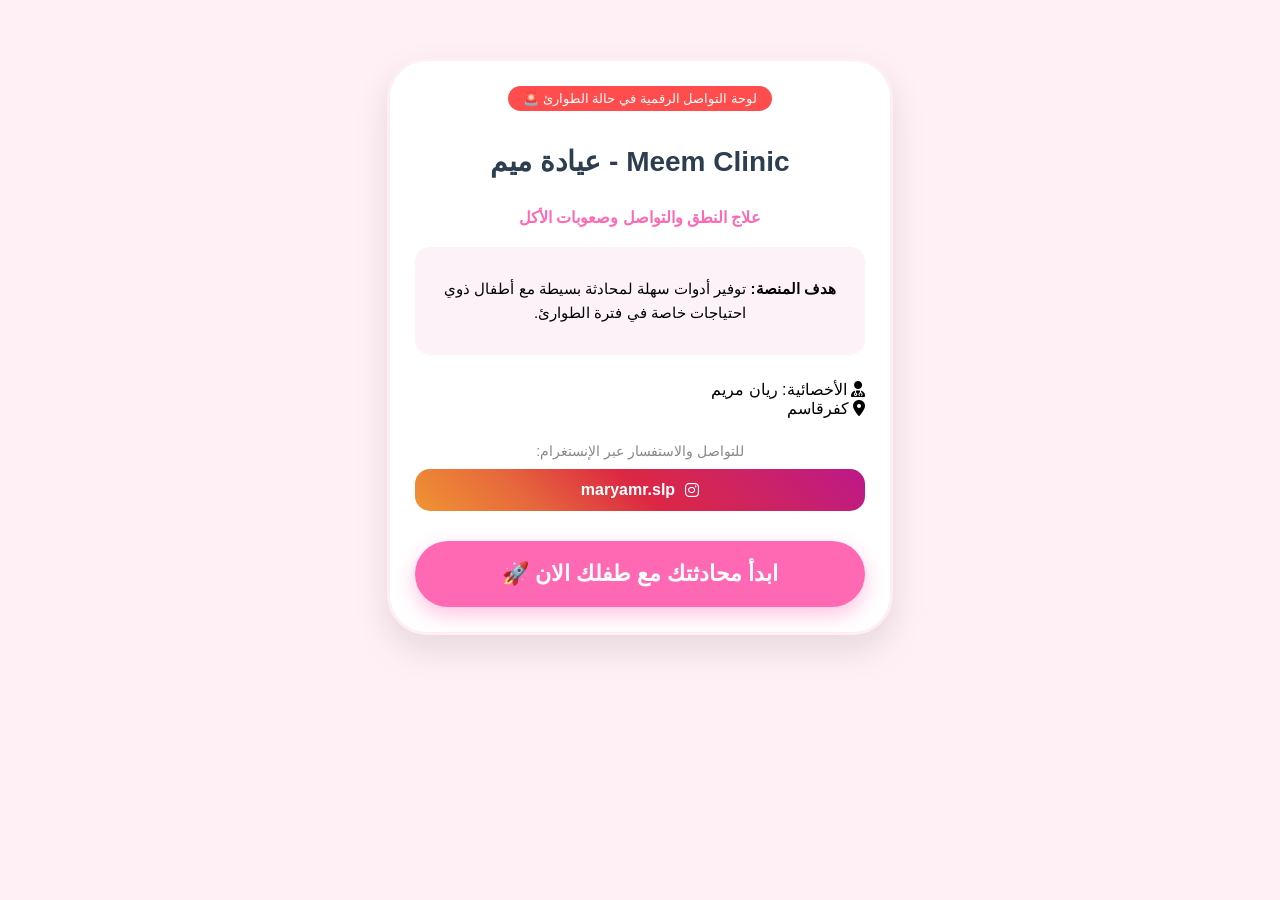
<file: index.html>
<!DOCTYPE html>
<html lang="ar" dir="rtl">
<head>
    <meta charset="UTF-8">
    <meta name="viewport" content="width=device-width, initial-scale=1.0">
    <title>Meem Clinic - عيادة ميم</title>
    <link rel="stylesheet" href="style.css">
    <link rel="stylesheet" href="https://cdnjs.cloudflare.com/ajax/libs/font-awesome/6.0.0/css/all.min.css">
</head>
<body>
    <div class="welcome-container">
        <header class="main-header">
            <div class="emergency-badge">لوحة التواصل الرقمية في حالة الطوارئ 🚨</div>
            <h1>Meem Clinic - عيادة ميم</h1>
            <p class="tagline">علاج النطق والتواصل وصعوبات الأكل</p>
        </header>

        <section class="goal-section">
            <p><strong>هدف المنصة:</strong> توفير أدوات سهلة لمحادثة بسيطة مع أطفال ذوي احتياجات خاصة في فترة الطوارئ.</p>
        </section>

        <div class="info-card">
            <div class="info-item">
                <i class="fas fa-user-md"></i>
                <span>الأخصائية: ريان مريم</span>
            </div>
            <div class="info-item">
                <i class="fas fa-map-marker-alt"></i>
                <span>كفرقاسم</span>
            </div>
        </div>

        <div class="social-links">
            <p style="margin-bottom: 10px; color: #888; font-size: 14px;">للتواصل والاستفسار عبر الإنستغرام:</p>
            <a href="https://www.instagram.com/maryamr.slp?igsh=NjB0MGpjMm1vZW5p&utm_source=qr" target="_blank" class="instagram-btn">
                <i class="fab fa-instagram"></i> maryamr.slp
            </a>
        </div>

        <a href="feelings.html" class="start-btn">ابدأ محادثتك مع طفلك الان  🚀</a>
    </div>
</body>
</html>
</file>
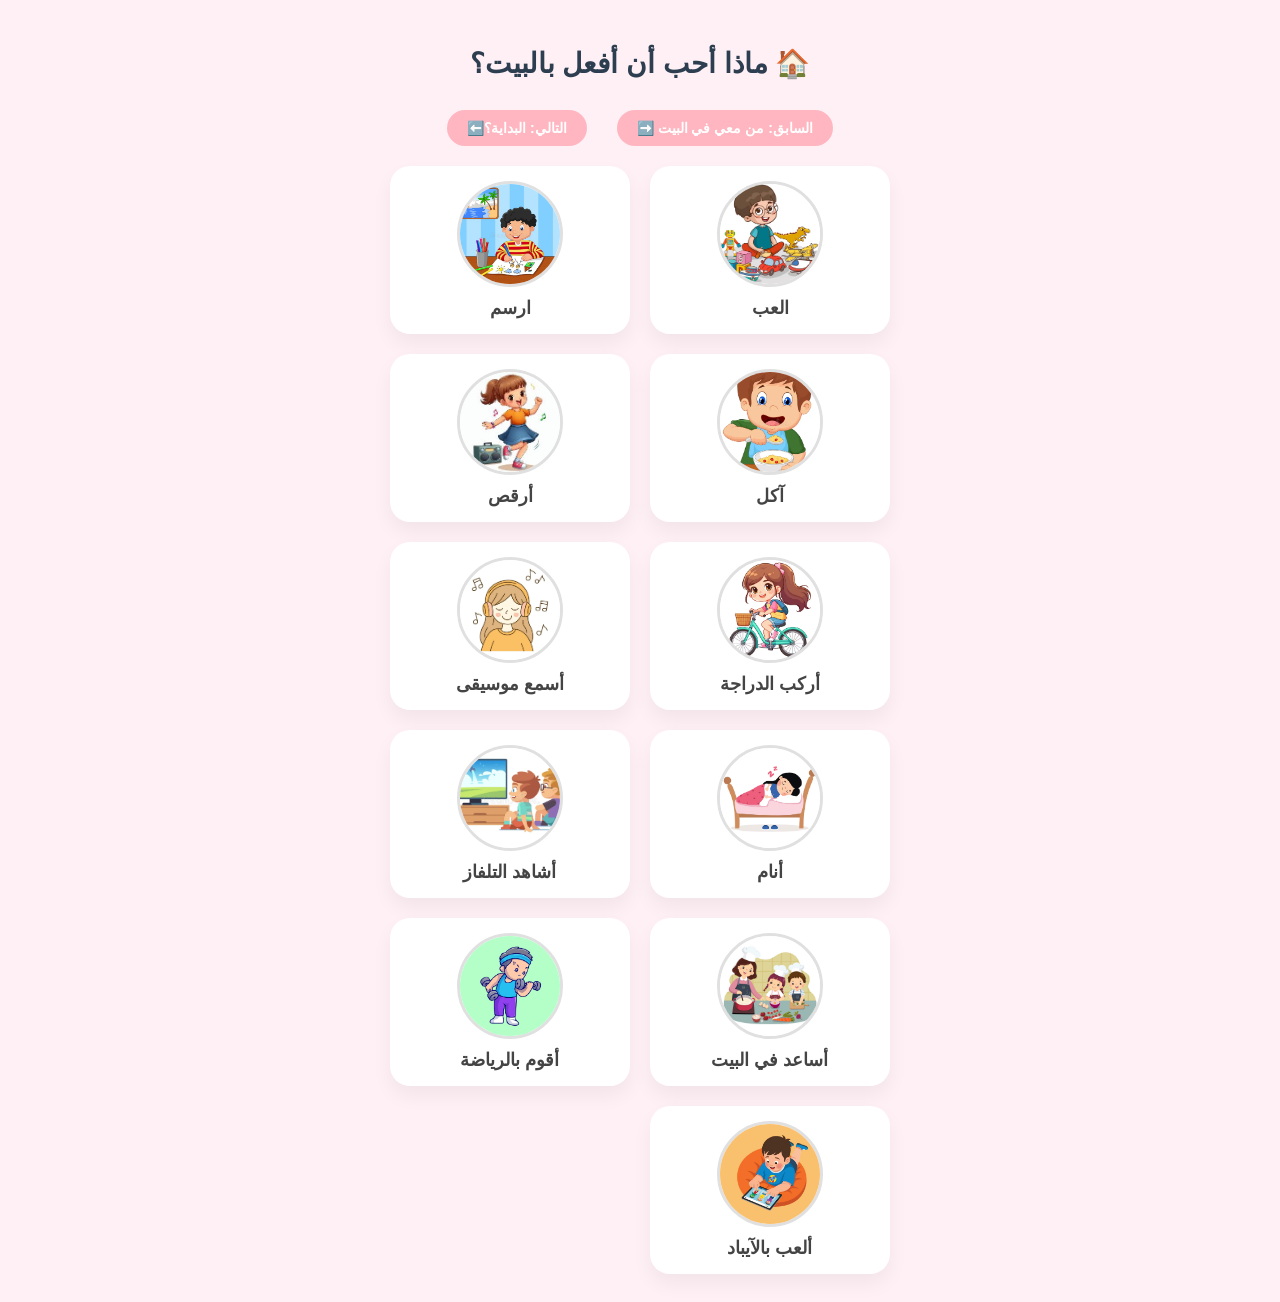
<file: activities.html>
<!DOCTYPE html>
<html lang="ar" dir="rtl">
<head>
    <meta charset="UTF-8">
    <meta name="viewport" content="width=device-width, initial-scale=1.0">
    <title>ماذا أحب أن أفعل؟ - عيادة ميم</title>
    <link rel="stylesheet" href="style.css">
</head>
<body>

    <header>
        <h1>🏠 ماذا أحب أن أفعل بالبيت؟</h1>
        <div class="nav-container">
                <a href="index.html" class="nav-btn"> التالي: البداية؟⬅️</a>
            <a href="people.html" class="nav-btn">السابق: من معي في البيت ➡️ </a>
            
        </div>
    </header>

    <div class="grid-container">
        <div class="card" onclick="speak('العب')">
            <div class="img-container"><img src="play.avif" alt="العب"></div>
            <p>العب</p>
        </div>

        <div class="card" onclick="speak('ارسم')">
            <div class="img-container"><img src="draw.webp" alt="ارسم"></div>
            <p>ارسم</p>
        </div>

        <div class="card" onclick="speak('آكل')">
            <div class="img-container"><img src="eat.webp" alt="آكل"></div>
            <p>آكل</p>
        </div>

        <div class="card" onclick="speak('أرقص')">
            <div class="img-container"><img src="dance.jpeg" alt="ارقص"></div>
            <p>أرقص</p>
        </div>

        <div class="card" onclick="speak('أركب الدراجة')">
            <div class="img-container"><img src="ride.avif" alt="اركب الدراجة"></div>
            <p>أركب الدراجة</p>
        </div>

        <div class="card" onclick="speak('أسمع موسيقى')">
            <div class="img-container"><img src="music.jpg" alt="اسمع موسيقى"></div>
            <p>أسمع موسيقى</p>
        </div>

        <div class="card" onclick="speak('أنام')">
            <div class="img-container"><img src="sleep.avif" alt="انام"></div>
            <p>أنام</p>
        </div>

        <div class="card" onclick="speak('أشاهد التلفاز')">
            <div class="img-container"><img src="tv.webp" alt="اشاهد التلفاز"></div>
            <p>أشاهد التلفاز</p>
        </div>

        <div class="card" onclick="speak('أساعد في البيت')">
            <div class="img-container"><img src="help.jpg" alt="اساعد في البيت"></div>
            <p>أساعد في البيت</p>
        </div>

        <div class="card" onclick="speak('أقوم بالرياضة')">
            <div class="img-container"><img src="workout.avif" alt="رياضة"></div>
            <p>أقوم بالرياضة</p>
        </div>

        <div class="card" onclick="speak('ألعب بالآيباد')">
            <div class="img-container"><img src="ipad.avif" alt="ايباد"></div>
            <p>ألعب بالآيباد</p>
        </div>
    </div>

    <script src="script.js"></script>
</body>
</html>
</file>
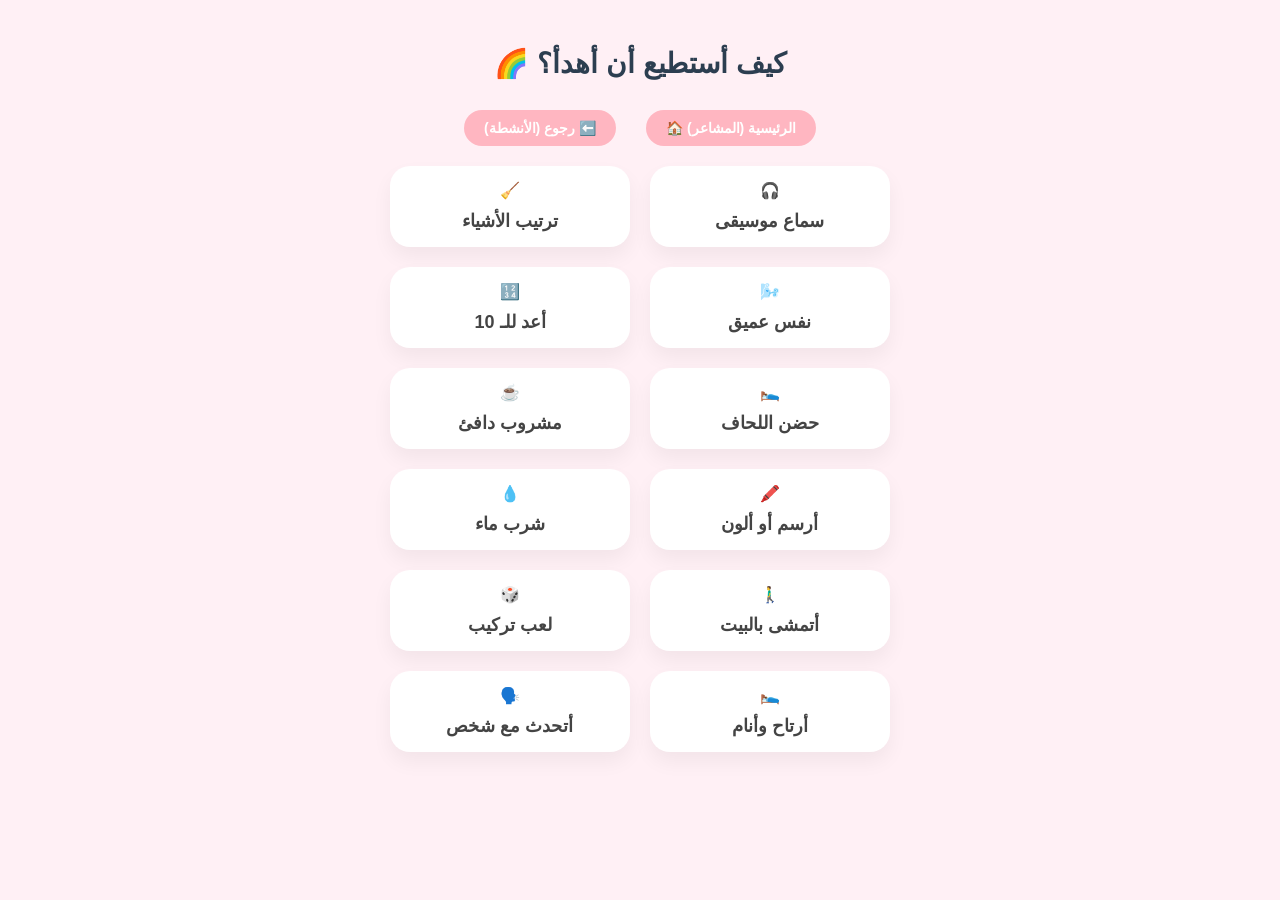
<file: calm.html>
<!DOCTYPE html>
<html lang="ar" dir="rtl">
<head>
    <meta charset="UTF-8">
    <meta name="viewport" content="width=device-width, initial-scale=1.0">
    <title>كيف أهدأ؟ - Meem Clinic</title>
    <link rel="stylesheet" href="style.css">
</head>
<body>
    <header>
        <h1>كيف أستطيع أن أهدأ؟ 🌈</h1>
        <div class="nav-container">
            <a href="activities.html" class="nav-btn">⬅️ رجوع (الأنشطة)</a>
            <a href="index.html" class="nav-btn">الرئيسية (المشاعر) 🏠</a>
        </div>
    </header>

    <div class="grid-container">
        <div class="card" onclick="speak('أريد سماع موسيقى هادئة')"><span>🎧</span><p>سماع موسيقى</p></div>
        <div class="card" onclick="speak('أريد ترتيب أشيائي')"><span>🧹</span><p>ترتيب الأشياء</p></div>
        <div class="card" onclick="speak('أريد التنفس ببطء')"><span>🌬️</span><p>نفس عميق</p></div>
        <div class="card" onclick="speak('أريد العد حتى عشرة')"><span>🔢</span><p>أعد للـ 10</p></div>
        <div class="card" onclick="speak('أريد التغطية باللحاف')"><span>🛌</span><p>حضن اللحاف</p></div>
        <div class="card" onclick="speak('أريد شرب شيء دافئ')"><span>☕</span><p>مشروب دافئ</p></div>
        <div class="card" onclick="speak('أريد الرسم أو التلوين')"><span>🖍️</span><p>أرسم أو ألون</p></div>
        <div class="card" onclick="speak('أريد شرب كأس ماء')"><span>💧</span><p>شرب ماء</p></div>
        <div class="card" onclick="speak('أريد المشي في البيت')"><span>🚶‍♂️</span><p>أتمشى بالبيت</p></div>
        <div class="card" onclick="speak('أريد اللعب بمكعبات أو ألعاب تركيب')"><span>🎲</span><p>لعب تركيب</p></div>
        <div class="card" onclick="speak('أريد الاستلقاء والراحة')"><span>🛌</span><p>أرتاح وأنام</p></div>
        <div class="card" onclick="speak('أريد التحدث مع شخص أحبه')"><span>🗣️</span><p>أتحدث مع شخص</p></div>
    </div>

    <script src="script.js"></script>
</body>
</html>
</file>
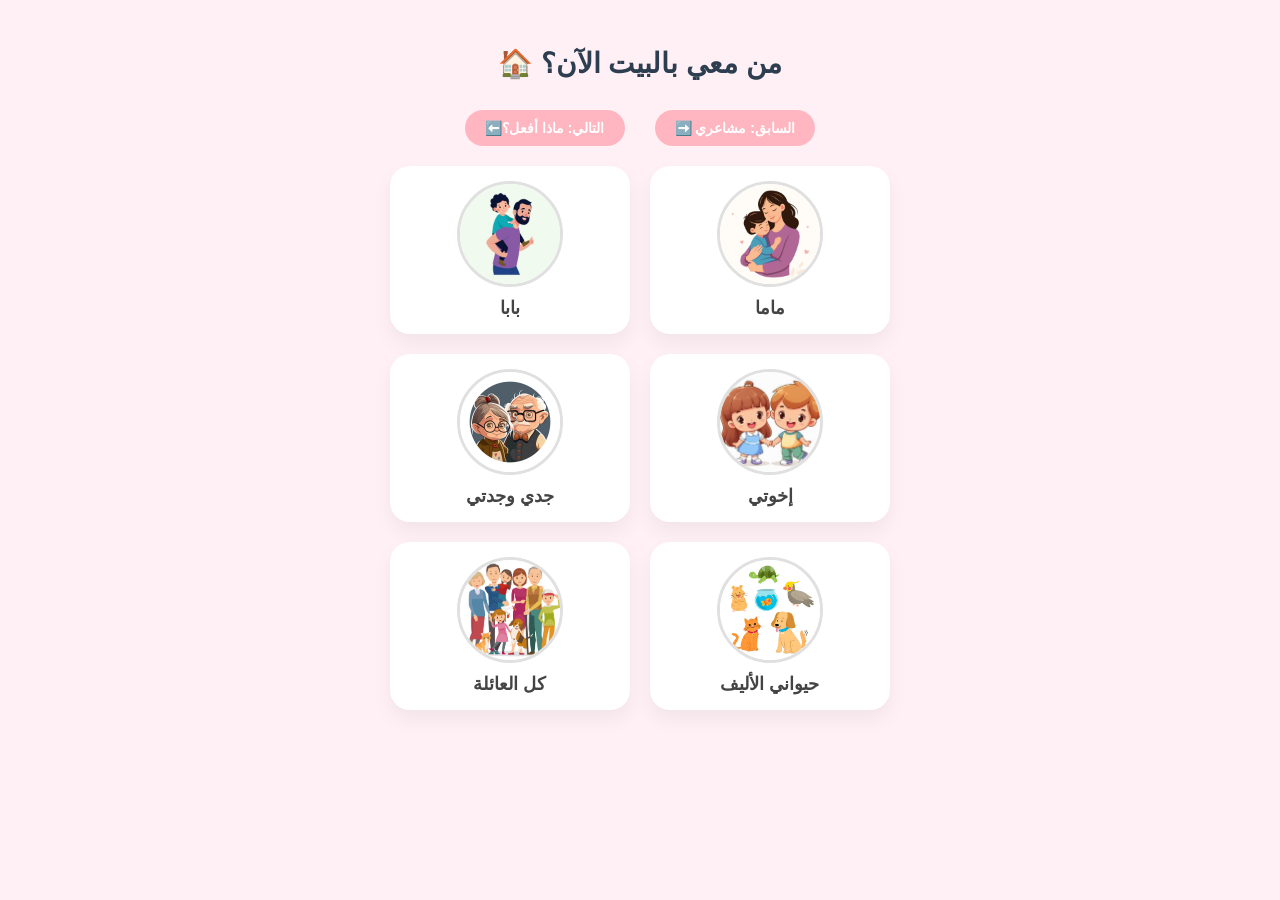
<file: people.html>
<!DOCTYPE html>
<html lang="ar" dir="rtl">
<head>
    <meta charset="UTF-8">
    <meta name="viewport" content="width=device-width, initial-scale=1.0">
    <title>من معي بالبيت؟ - Meem Clinic</title>
    <link rel="stylesheet" href="style.css">
</head>
<body>
    <header>
        <h1>من معي بالبيت الآن؟ 🏠</h1>
        <div class="nav-container">
            <a href="activities.html" class="nav-btn"> التالي: ماذا أفعل؟⬅️</a>
            <a href="feelings.html" class="nav-btn">السابق: مشاعري ➡️ </a>
            
        </div>
    </header>

    <div class="grid-container">
        <div class="card" onclick="speak('أنا مع ماما')">
            <div class="img-container">
                <img src="mom.webp" alt="ماما">
            </div>
            <p>ماما</p>
        </div>

        <div class="card" onclick="speak('أنا مع بابا')">
            <div class="img-container">
                <img src="dad.webp" alt="بابا">
            </div>
            <p>بابا</p>
        </div>

        <div class="card" onclick="speak('أنا مع إخوتي')">
            <div class="img-container">
                <img src="brother-sister.jpg" alt="إخوتي">
            </div>
            <p>إخوتي</p>
        </div>

        <div class="card" onclick="speak('أنا مع جدي وجدتي')">
            <div class="img-container">
                <img src="grandpama.webp" alt="جدي وجدتي">
            </div>
            <p>جدي وجدتي</p>
        </div>

        <div class="card" onclick="speak('أنا مع حيواني الأليف')">
            <div class="img-container">
                <img src="pet.avif" alt="حيواني الأليف">
            </div>
            <p>حيواني الأليف</p>
        </div>

        <div class="card" onclick="speak('أنا مع كل العائلة')">
            <div class="img-container">
                <img src="family.jpg" alt="العائلة">
            </div>
            <p>كل العائلة</p>
        </div>
    </div>

    <script src="script.js"></script>
</body>
</html>
</file>
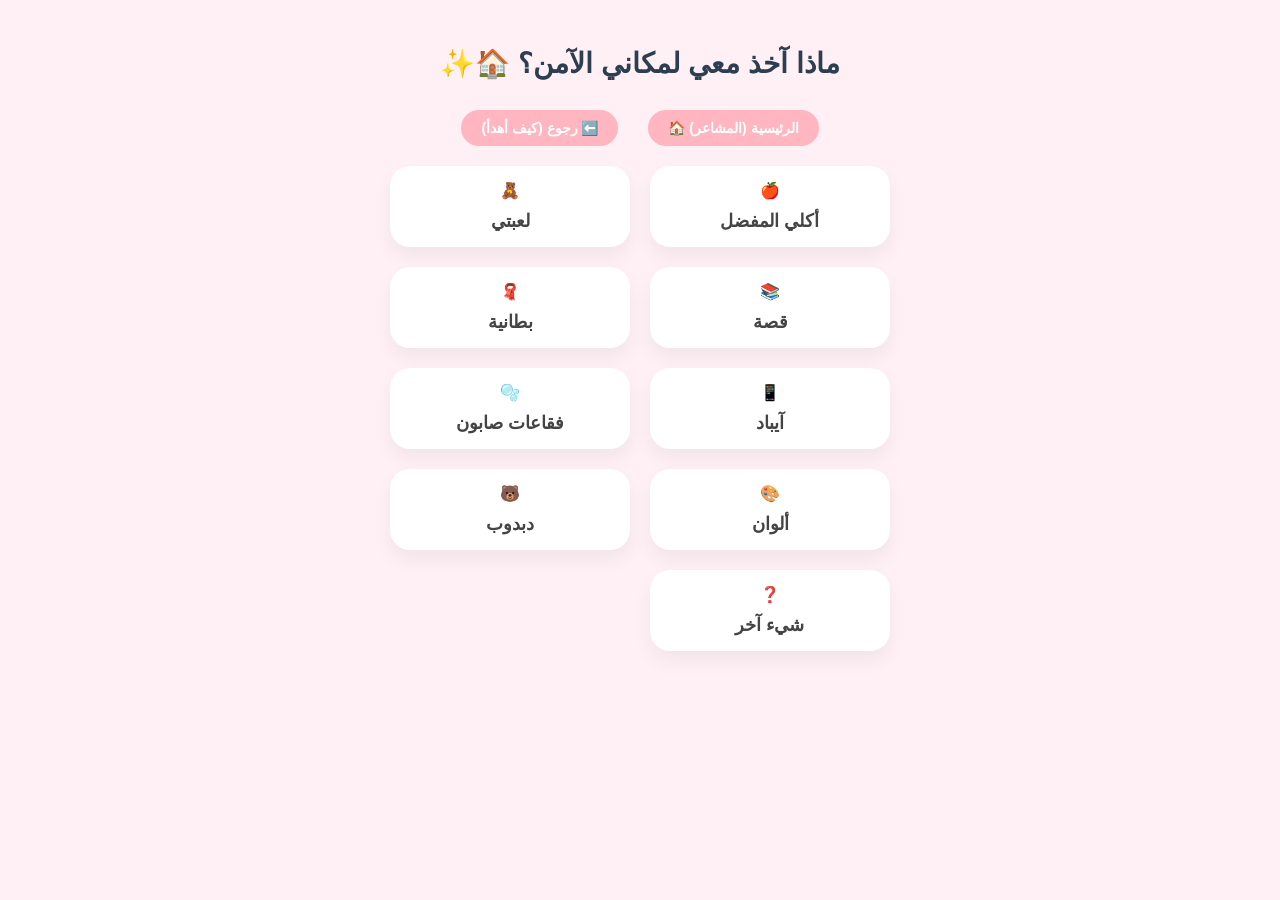
<file: safe_space.html>
<!DOCTYPE html>
<html lang="ar" dir="rtl">
<head>
    <meta charset="UTF-8">
    <meta name="viewport" content="width=device-width, initial-scale=1.0">
    <title>مكاني الآمن - Meem Clinic</title>
    <link rel="stylesheet" href="style.css">
</head>
<body>
    <header>
        <h1>ماذا آخذ معي لمكاني الآمن؟ 🏠✨</h1>
        <div class="nav-container">
            <a href="calm.html" class="nav-btn">⬅️ رجوع (كيف أهدأ)</a>
            <a href="index.html" class="nav-btn">الرئيسية (المشاعر) 🏠</a>
        </div>
    </header>

    <div class="grid-container">
        <div class="card" onclick="speak('أريد أن آخذ أكلي المفضل')"><span>🍎</span><p>أكلي المفضل</p></div>
        <div class="card" onclick="speak('أريد أن آخذ لعبتي')"><span>🧸</span><p>لعبتي</p></div>
        <div class="card" onclick="speak('أريد أن آخذ قصة')"><span>📚</span><p>قصة</p></div>
        <div class="card" onclick="speak('أريد أن آخذ بطانية')"><span>🧣</span><p>بطانية</p></div>
        <div class="card" onclick="speak('أريد أن آخذ الآيباد')"><span>📱</span><p>آيباد</p></div>
        <div class="card" onclick="speak('أريد أن آخذ فقاعات الصابون')"><span>🫧</span><p>فقاعات صابون</p></div>
        <div class="card" onclick="speak('أريد أن آخذ ألواني')"><span>🎨</span><p>ألوان</p></div>
        <div class="card" onclick="speak('أريد أن آخذ دبدوبي')"><span>🐻</span><p>دبدوب</p></div>
        <div class="card" onclick="speak('أريد شيئاً آخر')"><span>❓</span><p>شيء آخر</p></div>
    </div>

    <script src="script.js"></script>
</body>
</html>
</file>
<file: style.css>
body {
    font-family: 'Arial', sans-serif;
    background-color: #fff0f5; /* لون وردي فاتح جذاب */
    text-align: center;
    padding: 20px;
}

h1 { color: #2c3e50; margin-bottom: 30px; font-size: 28px; }

.grid-container {
    display: grid;
    grid-template-columns: repeat(2, 1fr); /* عمودين للجوال */
    gap: 20px;
    max-width: 500px;
    margin: 0 auto;
}

.card {
    background: white;
    border-radius: 20px;
    padding: 15px;
    position: relative;
    box-shadow: 0 10px 20px rgba(0,0,0,0.05);
    cursor: pointer;
    transition: 0.3s;
}

.card:active { transform: scale(0.95); }

.img-container {
    width: 100px;
    height: 100px;
    margin: 0 auto 10px;
    border-radius: 50%;
    overflow: hidden;
    border: 3px solid #e0e0e0;
}

.img-container img {
    width: 100%;
    height: 100%;
    object-fit: cover;
}

.emoji {
    position: absolute;
    top: 10px;
    right: 15px;
    font-size: 20px;
}

.card p {
    font-size: 18px;
    font-weight: bold;
    color: #444;
    margin: 10px 0 0;
}
/* --- تنسيق صفحة البداية الجديدة --- */
.welcome-container {
    max-width: 450px;
    margin: 30px auto;
    padding: 25px;
    background: #ffffff;
    border-radius: 40px;
    box-shadow: 0 15px 35px rgba(0,0,0,0.1);
    text-align: center;
    border: 3px solid #ffeff5;
}

.emergency-badge {
    background: #ff4d4d;
    color: white;
    padding: 5px 15px;
    border-radius: 20px;
    font-size: 13px;
    display: inline-block;
    margin-bottom: 15px;
}

.tagline {
    color: #ff69b4;
    font-weight: bold;
    margin-bottom: 20px;
}

.goal-section {
    background: #fdf2f8;
    padding: 15px;
    border-radius: 15px;
    margin-bottom: 25px;
    font-size: 15px;
    line-height: 1.6;
}

.info-card {
    text-align: right;
    margin-bottom: 25px;
}

.instagram-btn {
    display: flex;
    align-items: center;
    justify-content: center;
    gap: 10px;
    background: linear-gradient(45deg, #f09433, #e6683c, #dc2743, #cc2366, #bc1888);
    color: white;
    padding: 12px;
    border-radius: 15px;
    text-decoration: none;
    margin-bottom: 30px;
    font-weight: bold;
}

.start-btn {
    display: block;
    padding: 20px;
    background: #ff69b4;
    color: white;
    text-decoration: none;
    border-radius: 50px;
    font-size: 22px;
    font-weight: bold;
    box-shadow: 0 8px 20px rgba(255, 105, 180, 0.4);
}
/* تنسيق الإيموجي الافتراضي وحجمه */
.img-container .emoji {
    font-size: 4rem; /* حجم الإيموجي الكبير */
    display: block;
}

/* إخفاء الصورة إذا كان الرابط فارغاً */
.img-container img[src=""], 
.img-container img:not([src]) {
    display: none;
}

/* تنسيق أزرار التنقل */
.nav-container {
    display: flex;
    justify-content: center;
    gap: 15px;
    margin-bottom: 20px;
    flex-wrap: wrap;
}

.nav-btn {
    padding: 10px 20px;
    background-color: #ffb6c1;
    color: white;
    text-decoration: none;
    border-radius: 25px;
    font-weight: bold;
    font-size: 14px;
}
/* تنسيق الإيموجي ليكون كبيراً وواضحاً */
.img-container .emoji {
    font-size: 5rem; /* حجم الإيموجي */
    display: block;
    line-height: 1;
}

/* حل مشكلة الصورة المكسورة: إخفاء الصورة تماماً إذا كان الرابط فارغاً */
.img-container img[src=""], 
.img-container img:not([src]) {
    display: none !important;
}

/* تنسيق أزرار التنقل لتظهر بشكل مرتب */
.nav-container {
    display: flex;
    justify-content: center;
    gap: 15px;
    margin-bottom: 25px;
}

.nav-btn {
    padding: 10px 20px;
    background-color: #ffb6c1;
    color: white;
    text-decoration: none;
    border-radius: 25px;
    font-weight: bold;
    font-size: 14px;
    border: none;
    cursor: pointer;
}
/* 1. تنسيق الأزرار (السابق يمين / التالي يسار) */
.header-navigation-container {
    display: flex !important;
    flex-direction: row-reverse !important;
    justify-content: center !important;
    gap: 20px !important;
    margin: 20px auto !important;
}

/* 2. ضبط الأسهم وحجمها */
.header-navigation-container img {
    width: 20px !important;
    height: auto !important;
    transform: scaleX(-1) !important;
}

/* 3. تصغير صورة النشاط الكبيرة (الولد اللي بيرسم) */
/* نستخدم استهدافاً دقيقاً لكي لا نلمس الدوائر */
.activity-content > img, 
main > img, 
#activity-image {
    max-width: 400px !important;
    width: 100% !important;
    height: auto !important;
    display: block !important;
    margin: 20px auto !important;
    border-radius: 20px !important;
}

/* 4. حماية صور العائلة (الدوائر) لتبقى كما هي */
.card img, .circle-container img {
    width: 100% !important;
    max-width: none !important;
    transform: none !important;
}
/* --- الترتيب الجذري الموحد (السابق يمين / التالي يسار) --- */

/* 1. توحيد الحاوية لجميع الأزرار في كل الصفحات */
.nav-container, 
.header-navigation-container, 
header div[class*="nav"] {
    display: flex !important;
    flex-direction: row-reverse !important; /* السر: يعكس العناصر برمجياً ليصبح الأول يميناً */
    justify-content: center !important;    /* تجميع الأزرار في منتصف الصفحة */
    gap: 30px !important;                 /* مسافة متناسقة بين الزرين */
    margin: 20px auto !important;
    width: 100% !important;
}

/* 2. تنسيق الأزرار (السابق والتالي) لضمان اتجاه الأسهم الصحيح */
.nav-btn, .previous-button, .next-button {
    display: flex !important;
    align-items: center !important;
    gap: 10px !important;
    /* التأكد من أن النص يظهر بجانب السهم بشكل صحيح */
    direction: rtl !important; 
}

/* 3. ضبط الأسهم: سهم السابق لليمين وسهم التالي لليسار */
.nav-container img, 
.header-navigation-container img,
.nav-btn img {
    width: 22px !important;
    height: auto !important;
    /* هذا الأمر يقلب السهم أفقياً ليناسب الاتجاه الجديد */
    transform: scaleX(-1) !important; 
}

/* 4. حماية صور الدوائر والأنشطة لتبقى كما هي بدون قلب */
.card img, .img-container img, .main-activity-img {
    transform: none !important;
}
</file>
